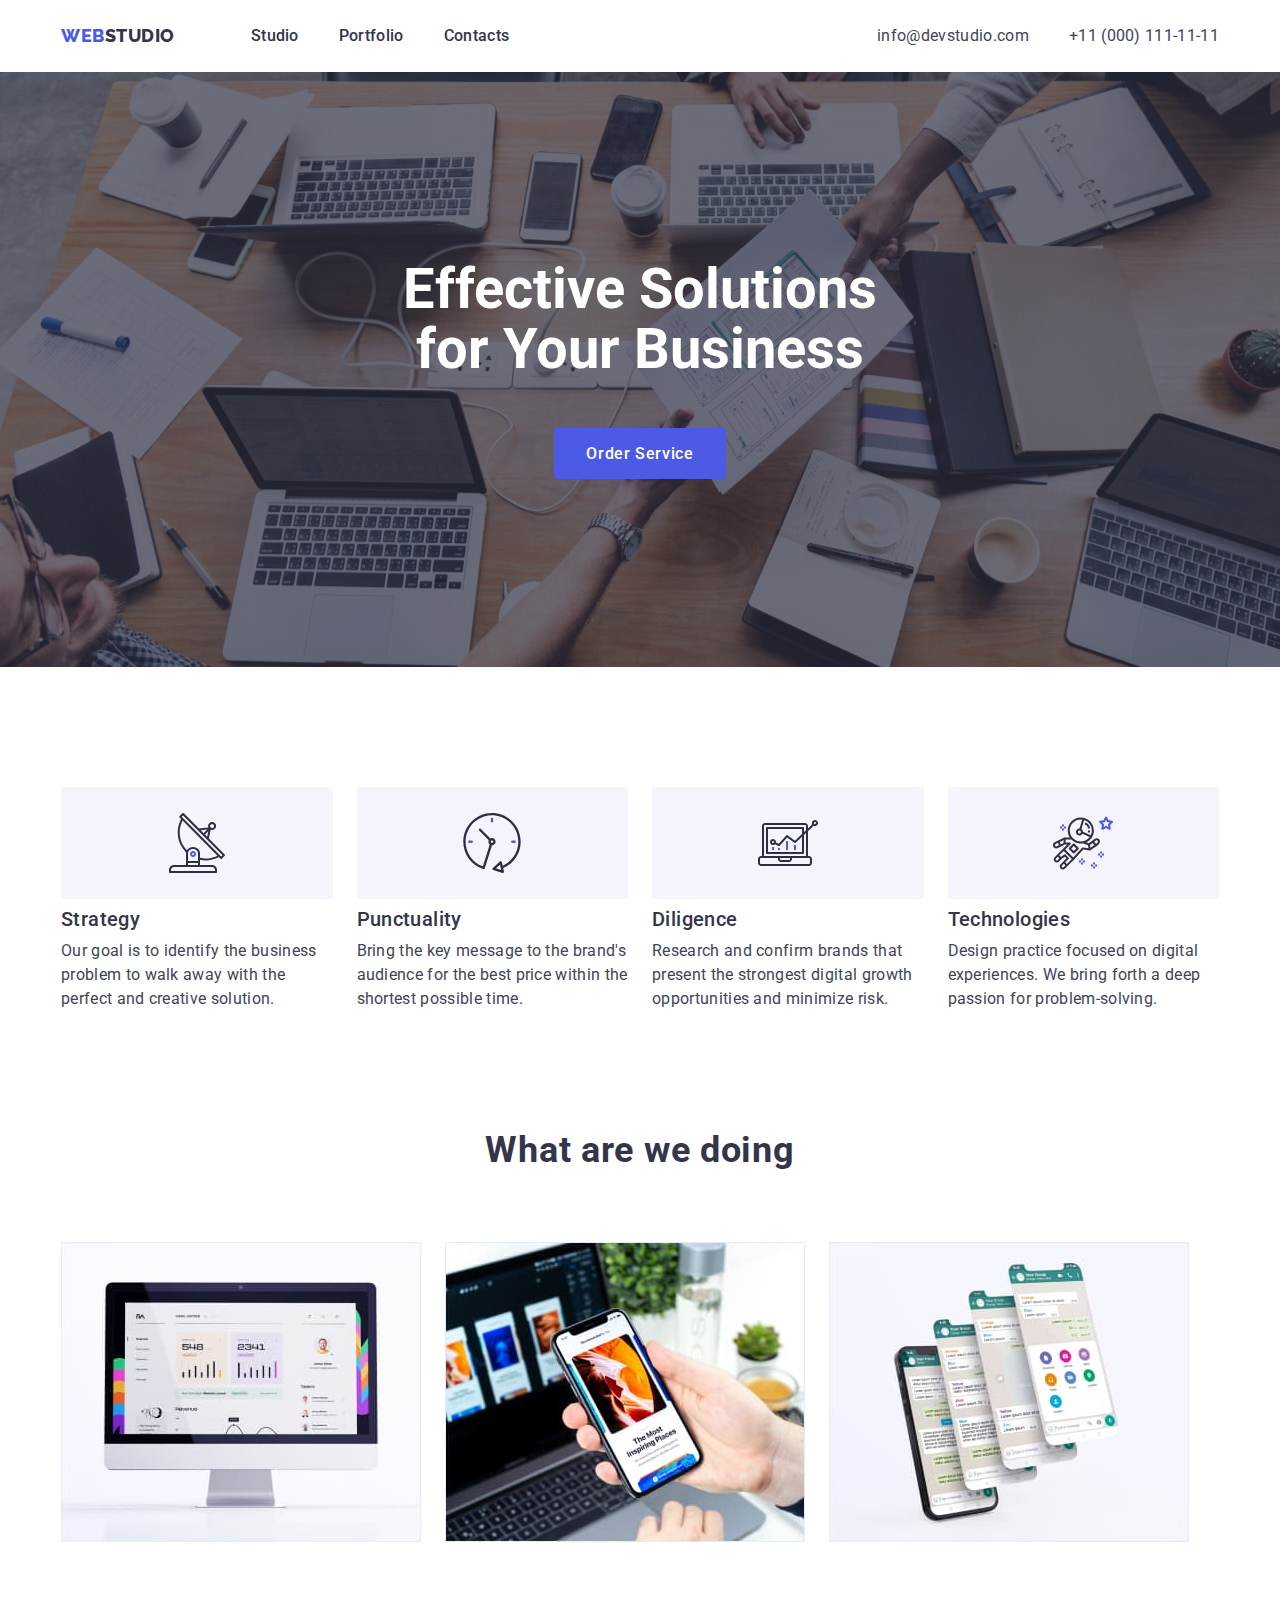
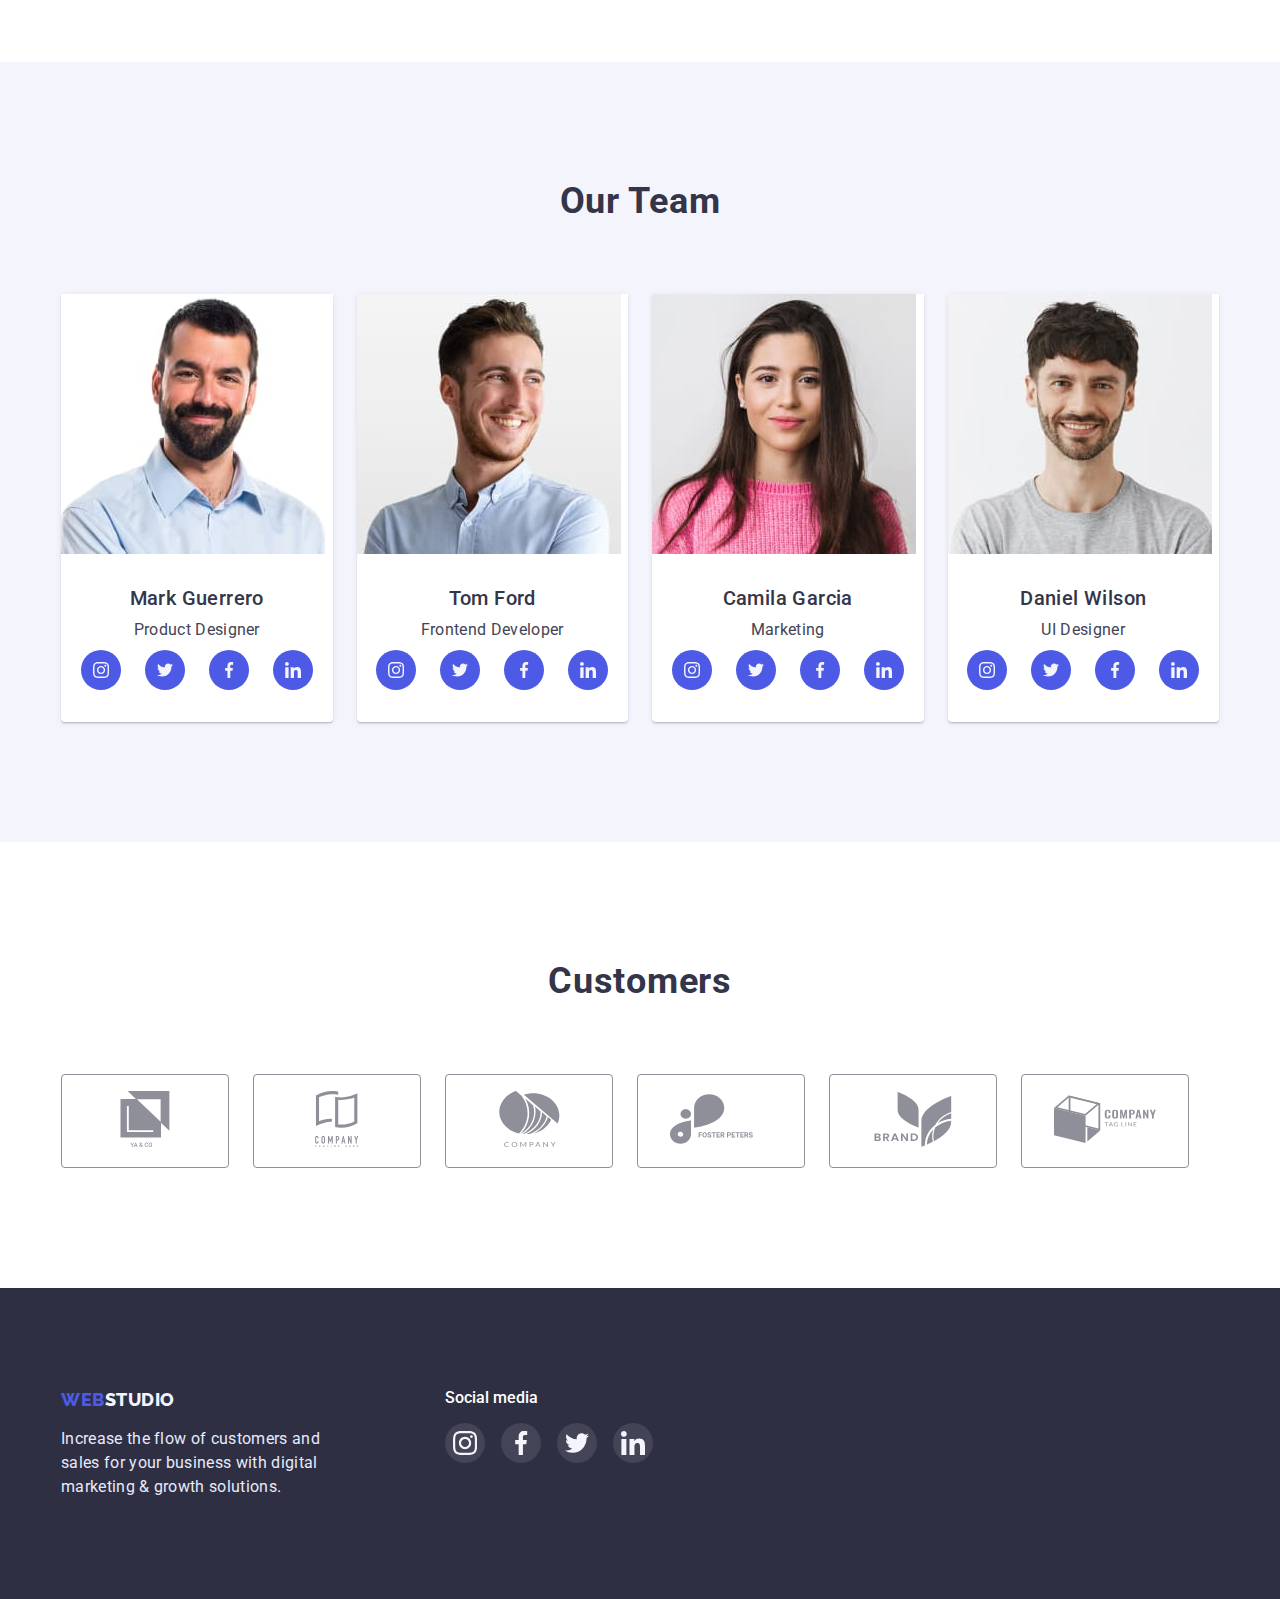
<file: index.html>
<!DOCTYPE html>
<html lang="en">
<head>
    <meta charset="UTF-8">
    <meta http-equiv="X-UA-Compatible" content="IE=edge">
    <meta name="viewport" content="width=device-width, initial-scale=1.0">
    <title>Document</title>
    
    <link rel="stylesheet" href="https://cdnjs.cloudflare.com/ajax/libs/modern-normalize/1.1.0/modern-normalize.min.css" integrity="sha512-wpPYUAdjBVSE4KJnH1VR1HeZfpl1ub8YT/NKx4PuQ5NmX2tKuGu6U/JRp5y+Y8XG2tV+wKQpNHVUX03MfMFn9Q==" crossorigin="anonymous" referrerpolicy="no-referrer" />
    
    <!-- Шрифт -->
    <link rel="preconnect" href="https://fonts.googleapis.com">
    <link rel="preconnect" href="https://fonts.gstatic.com" crossorigin>
    <link href="https://fonts.googleapis.com/css2?family=Raleway:wght@800&family=Roboto:wght@400;500;700;900&display=swap" rel="stylesheet">
    
    <link rel="stylesheet" href="./css/styles.css">
    
</head>
<body>
  <header>
    <div class="conteiner header">
    <nav class="nav-conteiner">
        <a href="./index.html" class="all-logo"><span class="logo">Web</span>Studio</a>
        <ul class="nav">
        <li class="nav-item"><a href="./index.html" class="nav-list">Studio</a></li>
        <li class="nav-item"><a href="./portfolio.html" class="nav-list">Portfolio</a></li>
        <li class="nav-item"><a href="" class="nav-list">Contacts</a></li>
        </ul>
    </nav>
    <address class="contact-marning">
    <ul class="contact">
        <li class="contact-link space"><a href="mailto:info@devstudio.com" class="contact-link">info@devstudio.com</a></li>
        <li class="contact-link space"><a href="tel:+110001111111" class="contact-link">+11 (000) 111-11-11</a></li>
    </ul>
    </address>
    </div>
  </header>  
  <main>
        <section class="Order-section">
            <div class="conteiner order">
                <h1 class="title-main">Effective Solutions
                 for Your Business</h1>
                <button type="button" class="button-order">Order Service</button>
            </div> 
        </section>
        <section class="section">
            <div class="conteiner">
                <h2 class="visually-hidden">Objectives</h2>
                    <ul class="objectives">
                        <li class="objectives-item">
                            <div class="space-advantages">
                                <svg class="icon-advantages">
                                    <use href="./images/icons.svg#icon-strategy"></use>
                                </svg>
                            </div>
                            <h3 class="objectives-h">Strategy</h3>
                            <p class="objectives-text">Our goal is to identify the business problem to walk away with the perfect and creative solution. </p>
                        </li>
                        <li class="objectives-item">
                            <div class="space-advantages">
                                <svg class="icon-advantages">
                                    <use href="./images/icons.svg#icon-punctuality"></use>
                                </svg>
                            </div>
                            <h3 class="objectives-h">Punctuality</h3>
                            <p class="objectives-text">Bring the key message to the brand's audience for the best price within the shortest possible time.</p>
                        </li>
                        <li class="objectives-item">
                            <div class="space-advantages">
                                <svg class="icon-advantages">
                                    <use href="./images/icons.svg#icon-diligence"></use>
                                </svg>
                            </div>
                            <h3 class="objectives-h">Diligence</h3>
                            <p class="objectives-text">Research and confirm brands that present the strongest digital growth opportunities and minimize risk.</p>
                        </li>
                        <li class="objectives-item">
                            <div class="space-advantages">
                                <svg class="icon-advantages">
                                    <use href="./images/icons.svg#icon-technologies"></use>
                                </svg>
                            </div>
                            <h3 class="objectives-h">Technologies</h3>
                            <p class="objectives-text">Design practice focused on digital experiences. We bring forth a deep passion for problem-solving.</p>
                        </li>
                    </ul>
             </div>
        </section>
        <section class="doing section">
            <div class="conteiner">
                <h2 class="doing-h">What are we doing</h2>
                    <ul class="doing-list">
                        <li class="doing-space"><img src="./images/Photo1.jpg" alt="Photo PC" width="360"></li>
                        <li class="doing-space"><img src="./images/Photo2.jpg" alt="Massager" width="360"></li>
                        <li class="doing-space"><img src="./images/Photo3.jpg" alt="Program" width="360"></li>
                    </ul>
            </div>
        </section>
        <section class="team section">
            <div class="conteiner team">
                <h2 class="team-h2">Our Team</h2>
                    <ul class="team-list">
                        <li class="team-space">
                            <img src="./images/Photo_team1.jpg" alt="Photo Mark Guerrero" width="264" class="photo-space">
                            <h3 class="team-h3">Mark Guerrero</h3>
                            <p class="team-text">Product Designer</p>
                            <ul class="list-networks">
                                <li>
                                    <a href="#"class="link-networks">
                                        <svg class="networks">
                                            <use href="./images/icons.svg#icon-instagram"></use>
                                        </svg>
                                    </a>
                                </li>
                                <li>
                                    <a href="#"class="link-networks">
                                        <svg  class="networks">
                                            <use href="./images/icons.svg#icon-twitter"></use>
                                        </svg>
                                    </a>
                                </li>
                                <li>
                                    <a href="#"class="link-networks">
                                        <svg class="networks">
                                            <use href="./images/icons.svg#icon-facebook"></use>
                                        </svg>
                                    </a>
                                </li>
                                <li>
                                    <a href="#"class="link-networks">
                                        <svg class="networks">
                                            <use href="./images/icons.svg#icon-linkedin"></use>
                                        </svg>
                                    </a>
                                </li>
                            </ul>
                        </li>
                        <li class="team-space">
                            <img src="./images/Photo_team2.jpg" alt="Photo Tom Ford" width="264" class="photo-space">
                            <h3 class="team-h3">Tom Ford</h3>
                            <p class="team-text">Frontend Developer</p>
                            <ul class="list-networks">
                                <li>
                                    <a href="#"class="link-networks">
                                        <svg class="networks">
                                            <use href="./images/icons.svg#icon-instagram"></use>
                                        </svg>
                                    </a>
                                </li>
                                <li>
                                    <a href="#"class="link-networks">
                                        <svg  class="networks">
                                            <use href="./images/icons.svg#icon-twitter"></use>
                                        </svg>
                                    </a>
                                </li>
                                <li>
                                    <a href="#"class="link-networks">
                                        <svg class="networks">
                                            <use href="./images/icons.svg#icon-facebook"></use>
                                        </svg>
                                    </a>
                                </li>
                                <li>
                                    <a href="#"class="link-networks">
                                        <svg class="networks">
                                            <use href="./images/icons.svg#icon-linkedin"></use>
                                        </svg>
                                    </a>
                                </li>
                            </ul>
                        </li>
                        <li class="team-space">
                            <img src="./images/Photo_team3.jpg" alt="Photo Camila Garcia" width="264" class="photo-space">
                            <h3 class="team-h3">Camila Garcia</h3>
                            <p class="team-text">Marketing</p>
                            <ul class="list-networks">
                                <li>
                                    <a href="#"class="link-networks">
                                        <svg class="networks">
                                            <use href="./images/icons.svg#icon-instagram"></use>
                                        </svg>
                                    </a>
                                </li>
                                <li>
                                    <a href="#"class="link-networks">
                                        <svg  class="networks">
                                            <use href="./images/icons.svg#icon-twitter"></use>
                                        </svg>
                                    </a>
                                </li>
                                <li>
                                    <a href="#"class="link-networks">
                                        <svg class="networks">
                                            <use href="./images/icons.svg#icon-facebook"></use>
                                        </svg>
                                    </a>
                                </li>
                                <li>
                                    <a href="#"class="link-networks">
                                        <svg class="networks">
                                            <use href="./images/icons.svg#icon-linkedin"></use>
                                        </svg>
                                    </a>
                                </li>
                            </ul>
                        </li>
                        <li class="team-space">
                            <img src="./images/Photo_team4.jpg" alt="Photo Daniel Wilson" width="264" class="photo-space">
                            <h3 class="team-h3">Daniel Wilson</h3>
                            <p class="team-text">UI Designer</p>
                            <ul class="list-networks">
                                <li>
                                    <a href="#"class="link-networks">
                                        <svg class="networks">
                                            <use href="./images/icons.svg#icon-instagram"></use>
                                        </svg>
                                    </a>
                                </li>
                                <li>
                                    <a href="#"class="link-networks">
                                        <svg  class="networks">
                                            <use href="./images/icons.svg#icon-twitter"></use>
                                        </svg>
                                    </a>
                                </li>
                                <li>
                                    <a href="#"class="link-networks">
                                        <svg class="networks">
                                            <use href="./images/icons.svg#icon-facebook"></use>
                                        </svg>
                                    </a>
                                </li>
                                <li>
                                    <a href="#"class="link-networks">
                                        <svg class="networks">
                                            <use href="./images/icons.svg#icon-linkedin"></use>
                                        </svg>
                                    </a>
                                </li>
                            </ul>
                        </li>
                    </ul>
            </div>
        </section>
        <section class="section">
            <div class="conteiner customers">
                <h2 class="customers-title">Customers</h2>
                <ul class="list list-customers">
                    <li>
                        <a href="#" class="color-icon">
                            <svg class="customers-item">
                                <use href="./images/icons.svg#icon-company1"></use>
                            </svg>
                    </a>
                </li>
                    <li>
                        <a href="#" class="color-icon">
                            <svg class="customers-item">
                                <use href="./images/icons.svg#icon-company2"></use>
                            </svg>
                    </a>
                </li>
                    <li>
                        <a href="#" class="color-icon">
                            <svg class="customers-item">
                                <use href="./images/icons.svg#icon-company3"></use>
                            </svg>
                    </a>
                </li>
                    <li>
                        <a href="#" class="color-icon">
                            <svg class="customers-item">
                                <use href="./images/icons.svg#icon-company4"></use>
                            </svg>
                    </a>
                </li>
                    <li>
                        <a href="#" class="color-icon">
                            <svg class="customers-item">
                                <use href="./images/icons.svg#icon-company5"></use>
                            </svg>
                    </a>
                </li>
                    <li>
                        <a href="#" class="color-icon">
                            <svg class="customers-item">
                                <use href="./images/icons.svg#icon-company6"></use>
                            </svg>
                    </a>
                </li>
                </ul>
            </div>
        </section>
  </main>
  <footer class="footer">
    <div class="conteiner box">
        <div>
            <a href="./index.html" class="footer-logo"><span class="logo">Web</span>Studio</a>
            <p class="footer-text">Increase the flow of customers and sales for your business with digital marketing & growth solutions.</p>
        </div>
        <div class="social">
            <p class="social-title">Social media</p>
            <ul class="media-list">
                <li><a href="#" class="media-link">
                    <svg class="media-icon">
                        <use href="./images/icons.svg#icon-instagram"></use>
                    </svg>
                </a></li>
                <li><a href="#" class="media-link">
                    <svg class="media-icon">
                        <use href="./images/icons.svg#icon-facebook"></use>
                    </svg>
                </a></li>
                <li><a href="#" class="media-link">
                    <svg class="media-icon">
                        <use href="./images/icons.svg#icon-twitter"></use>
                    </svg>
                </a></li>
                <li><a href="#" class="media-link">
                    <svg class="media-icon">
                        <use href="./images/icons.svg#icon-linkedin"></use>
                    </svg>
                </a></li>
            </ul>
        </div>
    </div>  
</footer>
</body>
</html>
</file>
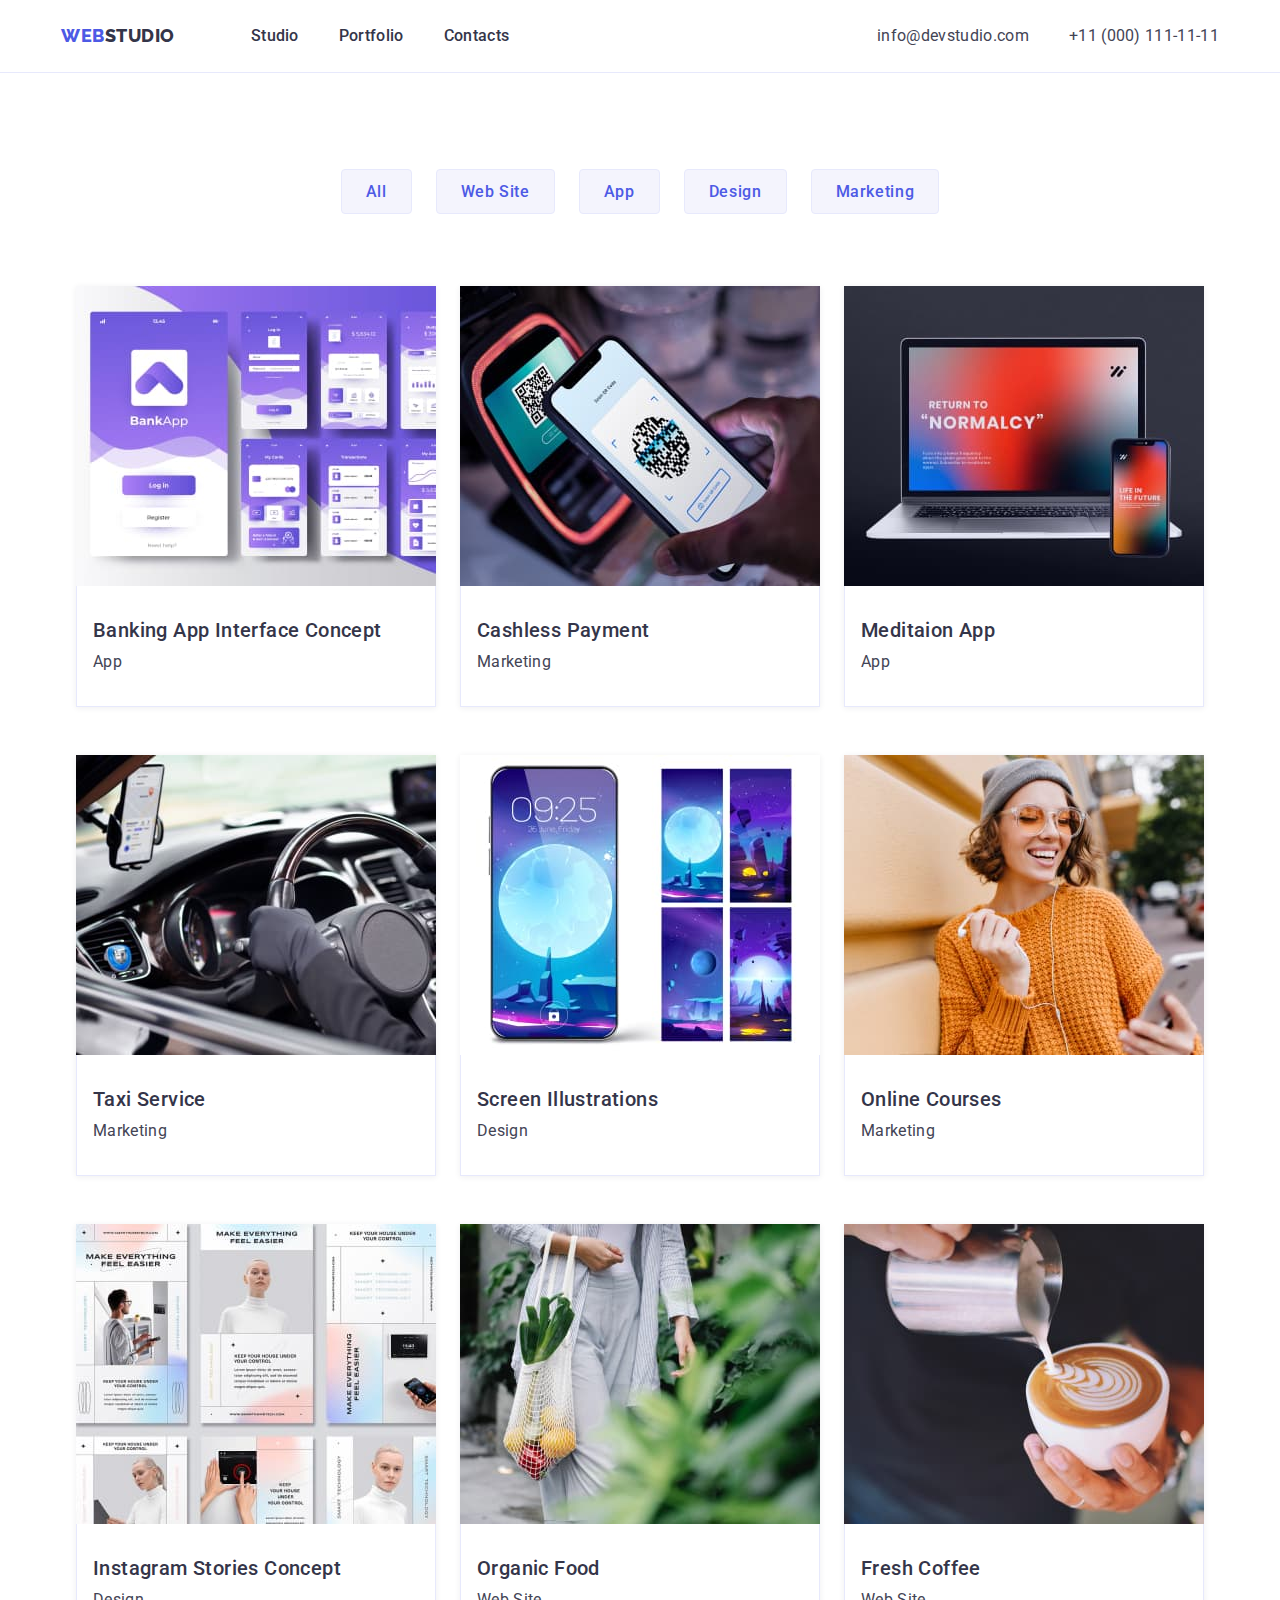
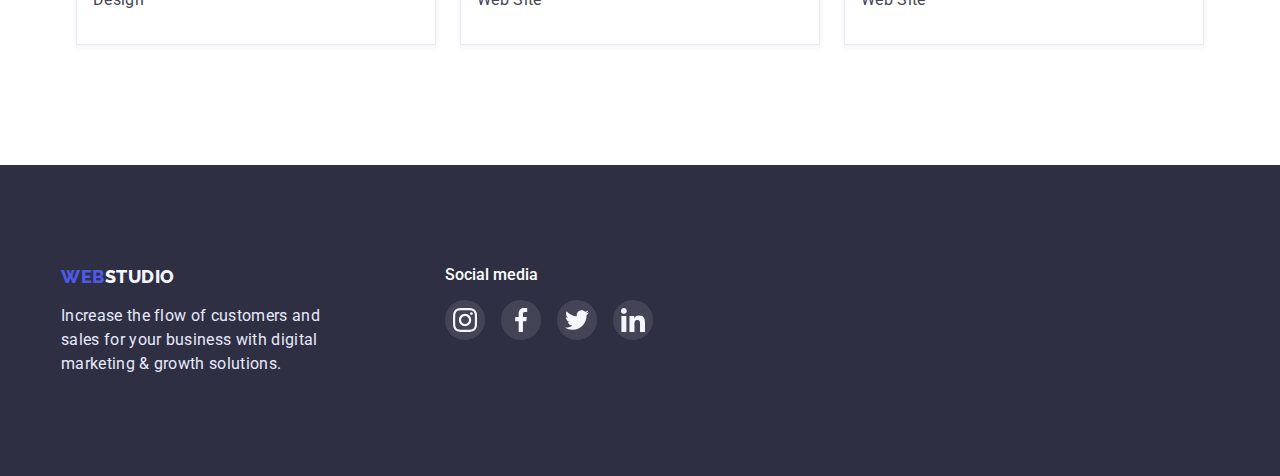
<file: portfolio.html>
<!DOCTYPE html>
<html lang="en">
<head>
    <meta charset="UTF-8">
    <meta http-equiv="X-UA-Compatible" content="IE=edge">
    <meta name="viewport" content="width=device-width, initial-scale=1.0">
    <title>Document</title>

    <link rel="stylesheet" href="https://cdnjs.cloudflare.com/ajax/libs/modern-normalize/1.1.0/modern-normalize.min.css" integrity="sha512-wpPYUAdjBVSE4KJnH1VR1HeZfpl1ub8YT/NKx4PuQ5NmX2tKuGu6U/JRp5y+Y8XG2tV+wKQpNHVUX03MfMFn9Q==" crossorigin="anonymous" referrerpolicy="no-referrer" />

    <link rel="stylesheet" href="./css/styles.css">

    <link rel="preconnect" href="https://fonts.googleapis.com">
    <link rel="preconnect" href="https://fonts.gstatic.com" crossorigin>
    <link href="https://fonts.googleapis.com/css2?family=Raleway:wght@800&family=Roboto:wght@400;500;700;900&display=swap" rel="stylesheet">
    
</head>
<body>
    <header class="line">
        <div class="conteiner header">
        <nav class="nav-conteiner">
            <a href="./index.html" class="all-logo"><span class="logo">Web</span>Studio</a>
            <ul class="nav">
            <li class="nav-item"><a href="./index.html" class="nav-list">Studio</a></li>
            <li class="nav-item"><a href="./portfolio.html" class="nav-list">Portfolio</a></li>
            <li class="nav-item"><a href="" class="nav-list">Contacts</a></li>
            </ul>
        </nav>
        <address class="contact-marning">
        <ul class="contact">
            <li class="contact-link space"><a href="mailto:info@devstudio.com" class="contact-link">info@devstudio.com</a></li>
            <li class="contact-link space"><a href="tel:+110001111111" class="contact-link">+11 (000) 111-11-11</a></li>
        </ul>
        </address>
        </div>
      </header>
    <main>
        <section class="portfolio">
        <div class="conteiner">
            <h1 class="visually-hidden">Examples of work</h1>
                    <ul class="button-nav-list">
                        <li class="button-item">
                            <button type="button" class="button-nav">All</button>
                        </li>
                        <li class="button-item">
                            <button type="button" class="button-nav">Web Site</button>
                        </li>
                        <li class="button-item">
                            <button type="button" class="button-nav">App</button>
                        </li >
                        <li class="button-item">
                            <button type="button" class="button-nav">Design</button>
                        </li>
                        <li class="button-item">
                            <button type="button" class="button-nav">Marketing</button>
                        </li>
                    </ul>
                </div>
            <ul class="examples">
                <li class="examples-item">
                    <a href="#" class="examples-link">
                        <img src="./images/banking-app.jpg" alt="Banking App Interface Concept" width="360" class="examples-photo">
                        <div class="content">
                            <h2 class="examples-list">Banking App Interface Concept</h2>
                            <p class="examples-text">App</p>
                        </div>
                    </a>
                </li>
                <li class="examples-item">
                    <a href="#" class="examples-link">
                        <img src="./images/cashless-payment.jpg" alt="Cashless Payment" width="360" class="examples-photo">
                        <div class="content">
                            <h2 class="examples-list">Cashless Payment</h2>
                            <p class="examples-text">Marketing</p>
                        </div>
                    </a>
                </li>
                <li class="examples-item">
                    <a href="#" class="examples-link">
                        <img src="./images/meditaion-app.jpg" alt="Meditaion App" width="360" class="examples-photo">
                        <div class="content">
                            <h2 class="examples-list">Meditaion App</h2>
                            <p class="examples-text">App</p>
                        </div>
                    </a>
                </li>
                <li class="examples-item">
                    <a href="#" class="examples-link">
                        <img src="./images/taxi-service.jpg" alt="Taxi Service" width="360" class="examples-photo">
                        <div class="content">
                            <h2 class="examples-list">Taxi Service</h2>
                            <p class="examples-text">Marketing</p>
                        </div>
                    </a>
                </li>
                <li class="examples-item">
                    <a href="#" class="examples-link">
                        <img src="./images/screen-illustrations.jpg" alt="Screen Illustrations" width="360" class="examples-photo">
                        <div class="content">
                                <h2 class="examples-list">Screen Illustrations</h2>
                                <p class="examples-text">Design</p>
                        </div>
                    </a>
                </li>
                <li class="examples-item">
                    <a href="#" class="examples-link">
                        <img src="./images/online-courses.jpg" alt="Online Courses" width="360" class="examples-photo">
                        <div class="content">
                            <h2 class="examples-list">Online Courses</h2>
                            <p class="examples-text">Marketing</p>
                        </div>
                    </a>
                </li>
                <li class="examples-item">
                    <a href="#" class="examples-link">
                        <img src="./images/instagram-stories-concept.jpg" alt="Instagram Stories Concept" width="360" class="examples-photo">
                        <div class="content">
                            <h2 class="examples-list">Instagram Stories Concept</h2>
                            <p class="examples-text">Design</p>
                        </div>
                    </a>
                </li>
                <li class="examples-item">
                    <a href="#" class="examples-link">
                        <img src="./images/organic-food.jpg" alt="Organic Food" width="360" class="examples-photo">
                        <div class="content">
                            <h2 class="examples-list">Organic Food</h2>
                            <p class="examples-text">Web Site</p>
                        </div>
                    </a>
                </li>
                <li class="examples-item">
                    <a href="#" class="examples-link">
                        <img src="./images/coffee.jpg" alt="Fresh Coffee" width="360" class="examples-photo">
                        <div class="content">
                            <h2 class="examples-list">Fresh Coffee</h2>
                            <p class="examples-text">Web Site</p>
                        </div>
                    </a>
                </li>
            </ul>
        </div>
        </section>
    </main>
    <footer class="footer">
        <div class="conteiner box">
            <div>
                <a href="./index.html" class="footer-logo"><span class="logo">Web</span>Studio</a>
                <p class="footer-text">Increase the flow of customers and sales for your business with digital marketing & growth solutions.</p>
            </div>
            <div class="social">
                <p class="social-title">Social media</p>
                <ul class="media-list">
                    <li><a href="#" class="media-link">
                        <svg class="media-icon">
                            <use href="./images/icons.svg#icon-instagram"></use>
                        </svg>
                    </a></li>
                    <li><a href="#" class="media-link">
                        <svg class="media-icon">
                            <use href="./images/icons.svg#icon-facebook"></use>
                        </svg>
                    </a></li>
                    <li><a href="#" class="media-link">
                        <svg class="media-icon">
                            <use href="./images/icons.svg#icon-twitter"></use>
                        </svg>
                    </a></li>
                    <li><a href="#" class="media-link">
                        <svg class="media-icon">
                            <use href="./images/icons.svg#icon-linkedin"></use>
                        </svg>
                    </a></li>
                </ul>
            </div>
        </div>  
    </footer>
</body>
</html>
</file>
<file: css/styles.css>
body{
    margin: 0;
    font-family: 'Roboto', sans-serif;
    color: var(--text-color);
    font-size: 16px;
    background-color: #FFFFFF;
}

:root{
    --title-color: #343549;
    --text-color:#434455;
    --accent-color:#4D5AE5;
    --hoveraccent-color:#404BBF;
    --logo-white-color:#F4F4FD;
    --color-icon:#8E8F99;
    --border-color:#E7E9FC;
    --color-hover-footer:#31D0AA;
    --textfont:'Raleway', sans-serif; 
}

h1,h2,h3,p,ul{
    margin-top: 0;
    margin-bottom: 0;
    padding: 0;
}
ul{
    list-style-type: none;
}
/* Прибирання відступу у картинки знизу */
img{
    display: block;
    max-width: 100%;
    height: auto;
}
.conteiner{
    width: 1158px;
    padding-left: 15px;
    padding-right: 15px;
    margin: 0 auto;
}
.section{
    padding-top: 120px;
    padding-bottom: 120px;
    
}

/* header */
 .conteiner.header{
    display: flex;
    align-items: center;
} 
.nav-conteiner{
    display: flex;
}
.all-logo{
    margin-right: 76px;
    padding-top: 24px;
    padding-bottom: 24px;
    
    font-family: var(--textfont);
    font-size: 18px;
    color: var(--title-color);
    text-decoration: none;
    text-transform: uppercase;
    font-weight: 800;
    line-height: 1.3;
    letter-spacing: 0.03em;
}
.logo{
    color: var(--accent-color);
}
.nav,
.objectives,
.doing-list,
.team-list,
.list{
    list-style-type: none;
}
.nav{
    display: flex;
}
/* У всех елементов списка отступ с права кроме последнего */
.nav-item:not(:last-child){
    margin-right: 40px;
}
.nav-list{
    display: block;
    padding-top: 24px;
    padding-bottom: 24px;

    color: var(--title-color);
    font-weight: 500;
    font-size: 16px;
    text-decoration: none;  
    line-height: 1.5;
    letter-spacing: 0.02em;
}
.nav-list:hover,
.nav-list:focus{
    color: var(--hoveraccent-color);
}
.contact{
    display: flex;
    list-style-type: none;
    font-style: normal;
    font-weight: 400;
    font-size: 16px;
    line-height: 1.5;
    letter-spacing: 0.02em;
}
.contact-marning{
    margin-left: auto;
}
.contact-link{
    padding-top: 24px;
    padding-bottom: 24px;
}
.contact-link.space:not(:last-child){
    margin-right: 40px;
}
.contact a{
    color: var(--text-color);
    text-decoration: none;
}
.contact a:hover,
.contact a:focus{
    color: var(--hoveraccent-color);
}
/* main */
.Order-section{
    max-width: 1440px;
    margin: 0 auto;
    background-image: linear-gradient(rgba(46, 47, 66, 0.7),
    rgba(46, 47, 66, 0.7)), url(../images/people-office\ .jpg);
}
.conteiner.order{
    padding: 188px 0;
    text-align: center;
}
.title-main{
    margin-left: auto;
    margin-right: auto; 
    max-width: 496px;
    margin-bottom: 48px;
    color: #ffffff;
    font-weight: 700;
    font-size: 56px;
    line-height: 1.07em;
}
.button-order{
    min-width: 105px;
    padding: 16px 32px;
    border: 0;
    border-radius: 4px;
    
    color: #ffffff;
    background-color: var(--accent-color);
    font-weight: 500;
    font-size: 16px;
    cursor:pointer;
    letter-spacing: 0.04em;
    font-family: inherit;
}
.button-order:hover,
.button-order:focus{
    background-color: var(--hoveraccent-color);
}

.visually-hidden{
    position: absolute;
    white-space: nowrap;
    width: 1px;
    height: 1px;
    overflow: hidden;
    border: 0;
    padding: 0;
    clip: rect(0 0 0 0);
    clip-path: inset(50%);
    margin: -1px;
}
.objectives{
    display: flex;
}

.objectives-item{
    width: calc((100% - 3 * 24px) / 4);
}
.objectives-item:not(:last-child){
    margin-right: 24px;
}
.space-advantages{
    display: flex; 
    justify-content: center;
    align-items: center;
    height:112px;
    
    background-color: var(--logo-white-color);
    border-radius: 4px;
    margin-bottom: 8px;
}
.icon-advantages{
    width: 60px;
    height: 64px;
}
.objectives-h{
    color: var(--title-color);
    font-weight: 500;
    font-size: 20px;
    line-height:1.2;
    letter-spacing: 0.02em;

    margin-bottom: 8px;
}
.objectives-text{
    line-height: 1.5;
    letter-spacing: 0.02em;
}
.doing.section{
    padding-top: 0;
}
.doing-list{
    display: flex;
}
.doing-space{
    width: calc((100% - 2 * 24px) / 3),

}
.doing-space:not(:last-child){
    margin-right: 24px;
}
.doing-h{
    text-align: center;
    color: var(--title-color);
    font-weight: 700;
    font-size: 36px;
    line-height:1.1;
    letter-spacing: 0.02em;

    margin-bottom: 72px;
}

.team{
    background-color: var(--logo-white-color);
}

.team-h2{
    display: block;
    text-align: center;
    color: var(--title-color);
    font-weight: 700;
    font-size: 36px;
    line-height:1.1;
    letter-spacing: 0.02em;

    margin-bottom: 72px;
} 
.team-h3{
    margin-bottom: 8px;
    color: var(--title-color);
    font-weight: 500;
    font-size: 20px;
    line-height:1.2;
    letter-spacing: 0.02em;
}
.photo-space{
    margin-bottom: 32px;
}
.team-text{
    line-height: 1.5;
    letter-spacing: 0.02em;
    margin-bottom: 8px;
}
.team-list{
    display: flex;
}
.team-space{
    width: calc((100% - 3 * 24px) / 4);
    text-align: center;
    padding-bottom: 32px;

    background: #FFFFFF;
    box-shadow: 0px 1px 6px rgba(46, 47, 66, 0.08), 0px 1px 1px rgba(46, 47, 66, 0.16), 0px 2px 1px rgba(46, 47, 66, 0.08);
    border-radius: 0px 0px 4px 4px;  
}
.team-space:not(:last-child){
    margin-right: 24px;
}
.list-networks{
    list-style-type: none;
    display: flex;
    justify-content: center;
}
.list-networks li:not(:last-child){
    margin-right: 24px;
}
.link-networks{
    display:flex;
    justify-content: center;
    align-items: center;
    width: 40px;
    height: 40px;

    border-radius: 50%;
    background-color: var(--accent-color);
}
.link-networks:hover,
.link-networks:focus{
    background-color: var(--hoveraccent-color);
}
.networks{
    width: 16px;
    height: 16px;
    fill:var(--logo-white-color);
}
/* customers */
.customers{
    text-align: center;
}
.customers-title{
    display: block;
    text-align: center;
    color: var(--title-color);
    font-weight: 700;
    font-size: 36px;
    line-height:1.1;
    letter-spacing: 0.02em; 

    margin-bottom: 72px;
}


.list-customers{
    display: flex;
    max-width: 1128px;
    gap:24px;
}
.list-customers li{
    flex-basis:calc((100% - 24 * 5) / 6);
}

.color-icon{
    display: block;
    padding: 16px 32px;
    color: var(--color-icon);
    border: 1px solid #8E8F99;
    border-radius: 4px;
}
.color-icon:hover,
.color-icon:focus{
    color: var(--hoveraccent-color);
    border-color: var(--hoveraccent-color);
}
.customers-item{
    width: 102px;
    height: 56px;
    fill: currentColor;
}
.footer{
    background-color: #2E2F42;
    padding-top: 100px;
    padding-bottom: 100px;
}
.box{
    display: flex;
}
.footer-logo{
    display: inline-block;
    font-family: var(--textfont);
    margin-bottom: 16px;
    color: var(--logo-white-color);
    font-size: 18px;
    text-decoration: none;
    text-transform: uppercase;
    font-weight: 800;
    line-height: 1.3;
    letter-spacing: 0.03em;
}
.footer-text{
    width: 264px;;
    color:var(--border-color);
    line-height: 1.5;
    letter-spacing: 0.02em;
}
.social{
    margin-left: 120px;
}
.social-title{
    color: #FFFFFF;
    font-weight: 500;

    margin-bottom: 16px;
}
.media-list{
    display: flex;
    width: 280px;
}
.media-link{
    display: flex;
    justify-content: center;
    align-items: center;
    background-color: rgba(255, 255, 255, 0.1);
    border-radius: 50%;
    width: 40px;
    height: 40px;
}
.media-list li:not(:last-child){
    margin-right: 16px;
}
.media-icon{
    max-width: 24px;
    max-height: 24px;
    fill: var(--logo-white-color); 
}
.media-link:hover,
.media-link:focus{
    background-color: var(--color-hover-footer);
}



/* portfolio */
.line{
    border-bottom: 1px solid var(--border-color);
}

.portfolio{
    padding-top: 96px;
    padding-bottom: 120px;
}
.button-nav-list{
    display: flex;
    justify-content: center;
    list-style-type: none;
    
    margin-bottom: 72px;
}
.button-item:not(:last-child){
    margin-right: 24px;
}
.button-item:hover,
.button-item:focus{
    border-radius: 4px;
}

.button-nav{
    margin: 0;
    padding: 12px 24px;
 
    color: var(--accent-color);
    background-color:var(--logo-white-color);
    border: 1px solid var(--border-color);
    border-radius: 4px;

    font-weight: 500;
    font-size: 16px;
    letter-spacing: 0.04em;
    cursor:pointer;
    font-family: inherit;
}
.button-nav:hover,
.button-nav:focus{
    color: #ffffff;
    border-color:transparent;
    background-color: var(--hoveraccent-color);
    box-shadow: 0px 3px 1px rgba(0, 0, 0, 0.1), 0px 2px 1px rgba(0, 0, 0, 0.08), 0px 2px 2px rgba(0, 0, 0, 0.12);
}
.examples{
    justify-content: center;
    list-style-type: none;
    display: flex;
    flex-wrap: wrap;
}
.examples-item{
    width: calc(100% - 24 * 2) / 3;
}
.examples-item{
    margin-right: 24px;
    margin-bottom: 48px;

}
.examples-item:nth-child(3n){
    margin-right: 0;
}
.examples-item:nth-last-child(-n+3){
    margin-bottom: 0;
}

.content{
    padding-top: 32px;
    padding-left: 16px;
    padding-bottom: 32px;
    border-left: 1px solid var(--border-color);
    border-right: 1px solid var(--border-color);
    border-bottom: 1px solid var(--border-color);
}
.examples-link{
    display: block;
    color: var(--text-color);
    text-decoration: none;
    line-height: 1.5;
    letter-spacing: 0.02em;
    box-shadow: 0px 1px 6px rgba(46, 47, 66, 0.08);
}
.examples-link:hover,
.examples-link:focus{
    box-shadow: 0px 1px 6px rgba(46, 47, 66, 0.08), 0px 1px 1px rgba(46, 47, 66, 0.16), 0px 2px 1px rgba(46, 47, 66, 0.08);
}
.examples-list{
    margin-bottom: 8px;

    color: var(--title-color);
    font-weight: 500;
    font-size: 20px;
    line-height:1.2;
    letter-spacing: 0.02em;
}
.examples-text{
    line-height: 1.5;
    letter-spacing: 0.02em;
}
</file>
